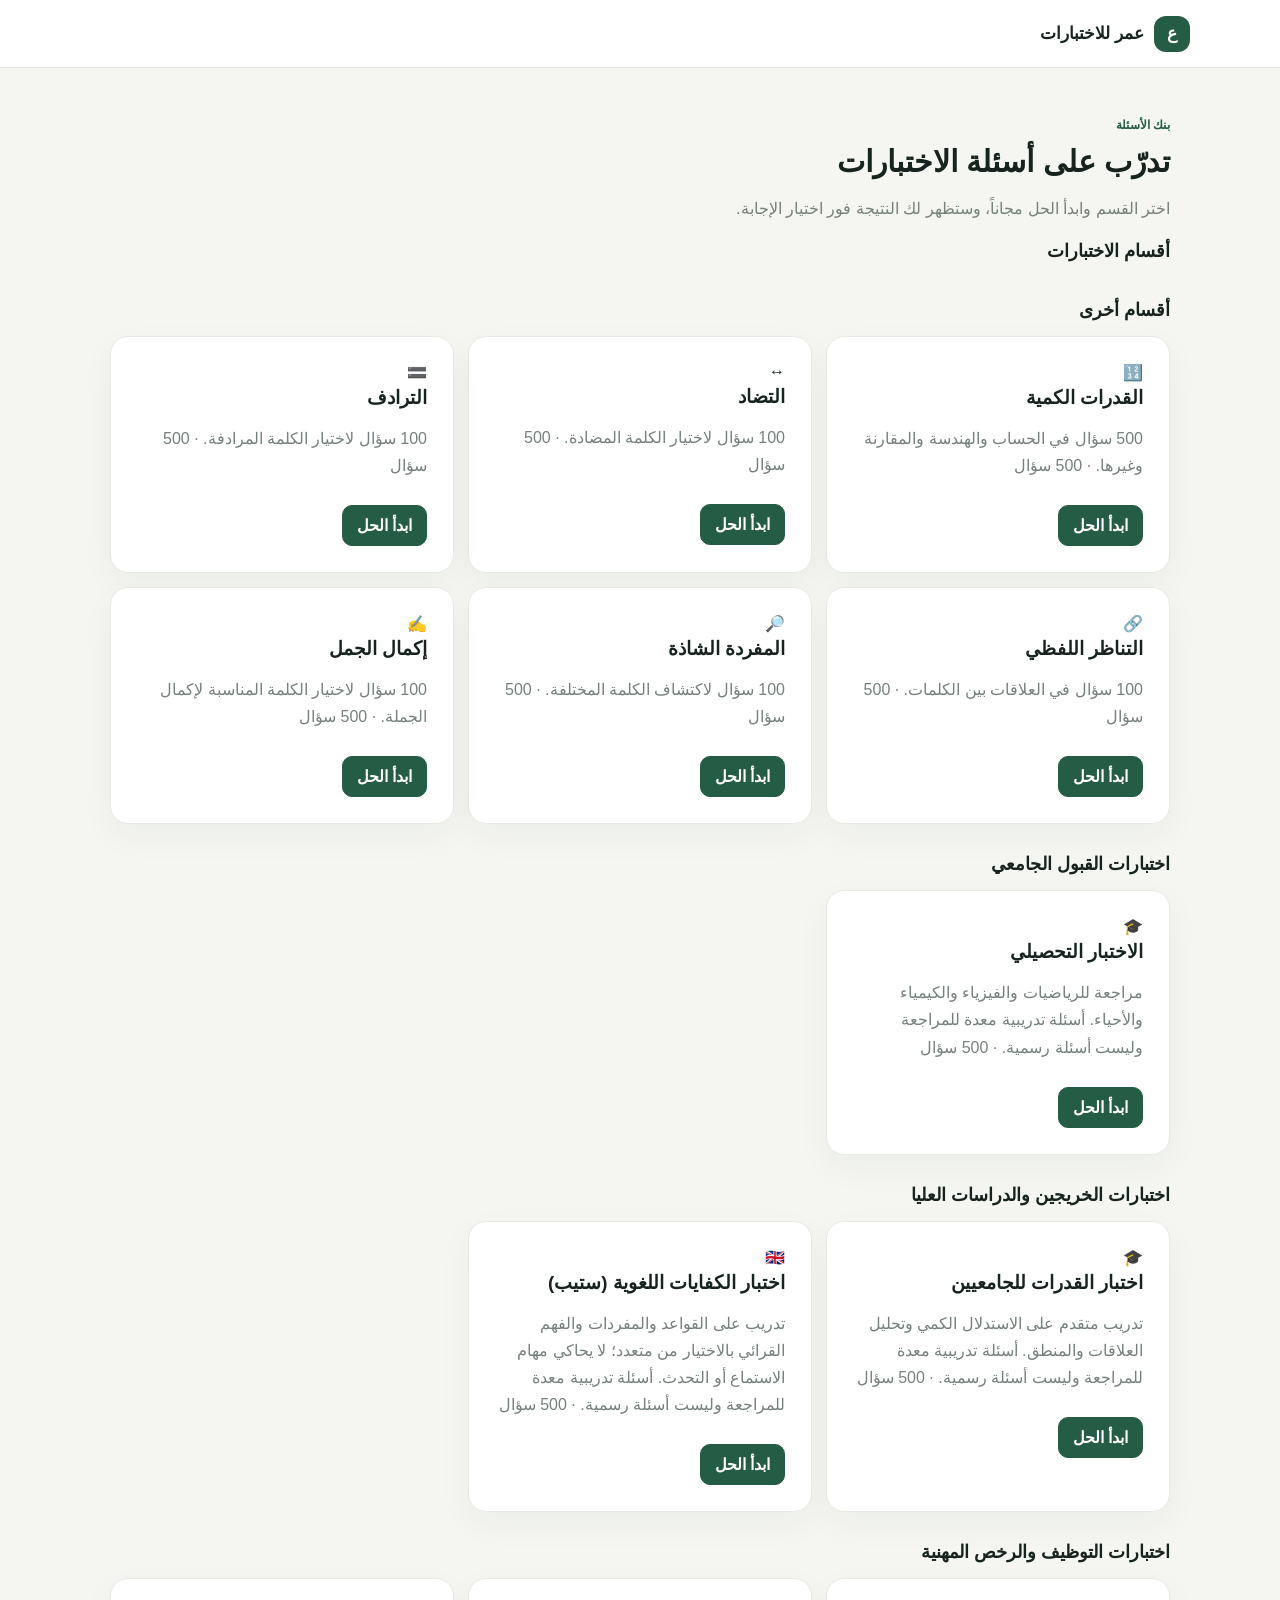
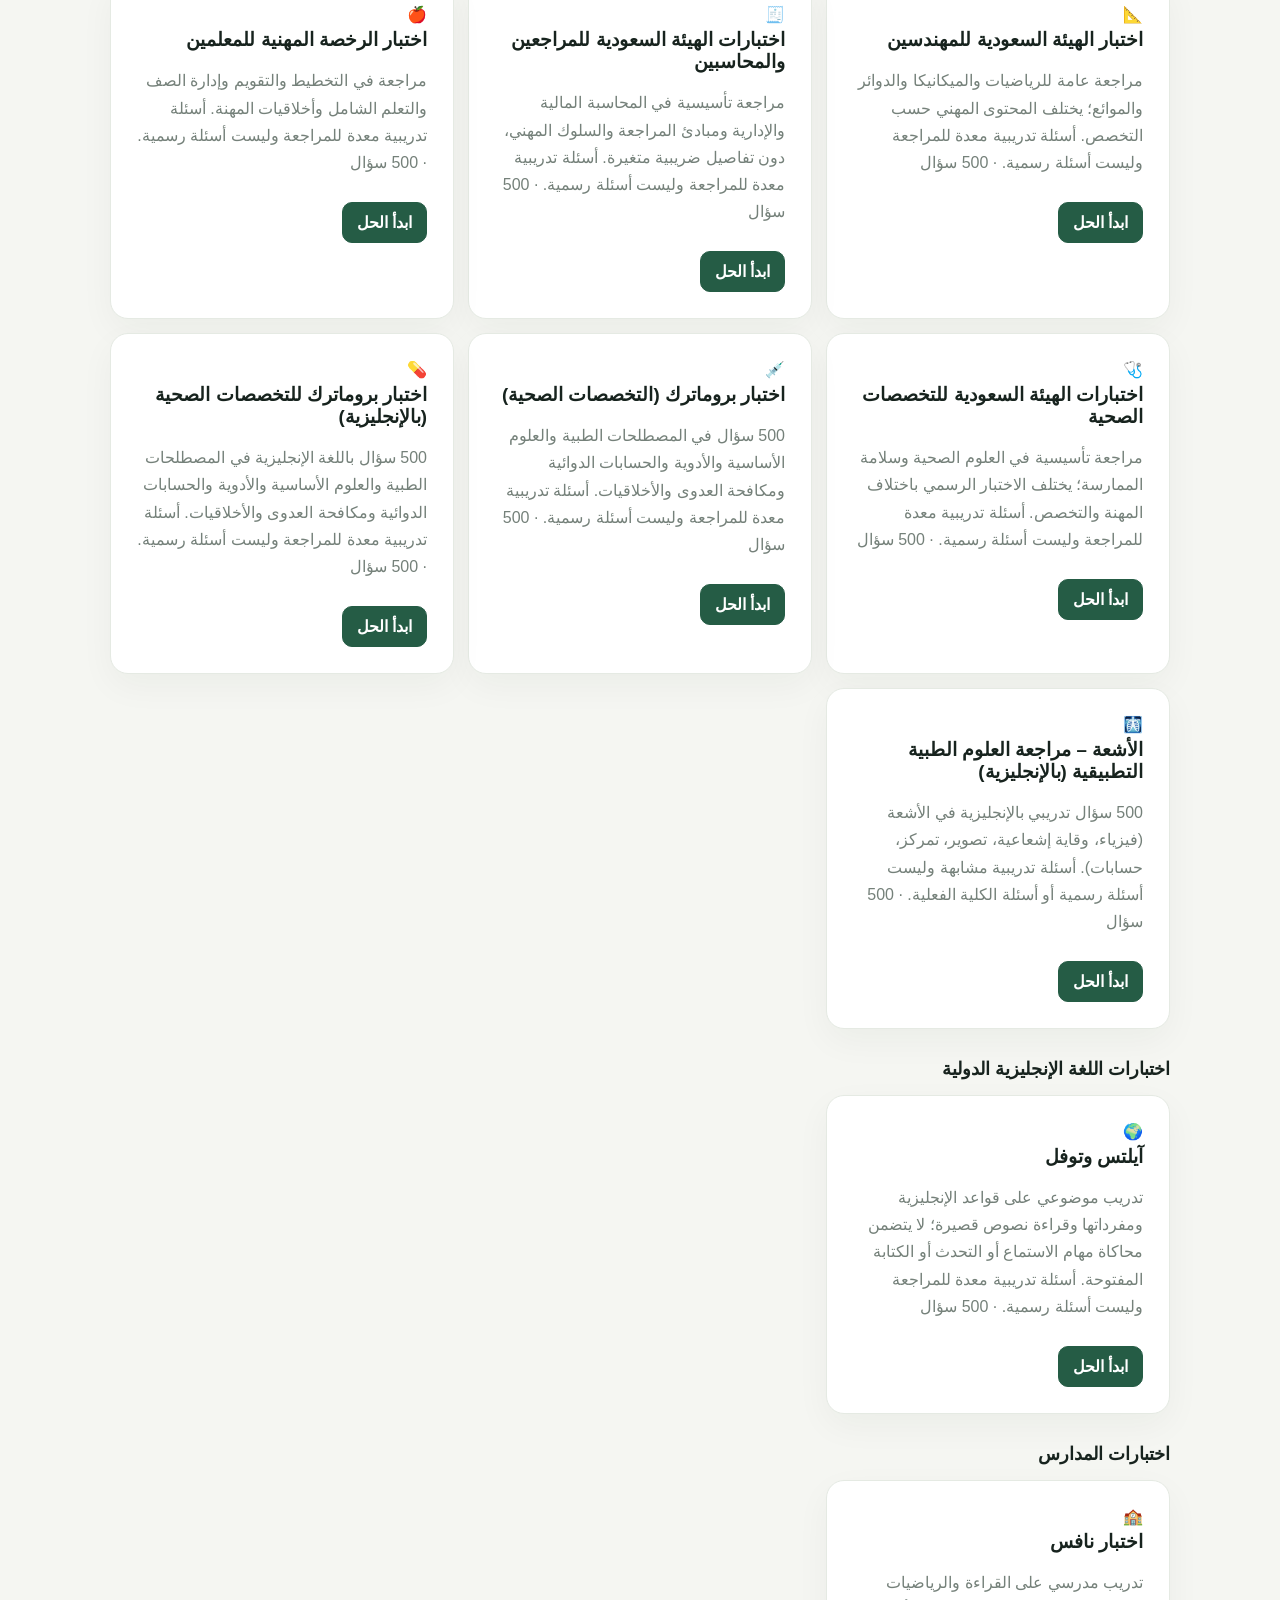
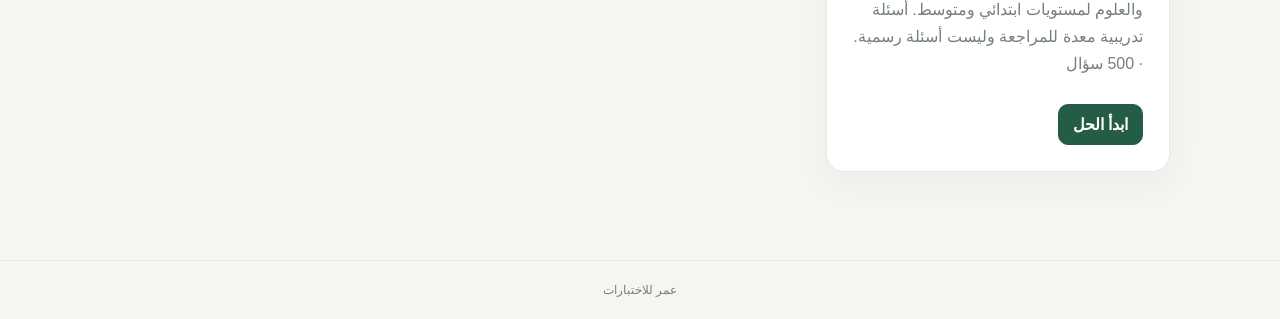
<file: index.html>
<!doctype html>
<html lang="ar" dir="rtl">
<head>
  <meta charset="utf-8">
  <meta name="viewport" content="width=device-width,initial-scale=1">
  <meta name="theme-color" content="#f5f6f2">
  <title>عمر للاختبارات</title>
  <link rel="stylesheet" href="style.css">
  <script src="app.js" defer></script>
</head>
<body>
  <header><div class="brand"><b>ع</b><span>عمر للاختبارات</span></div></header>
  <main>
    <section id="app">
      <p class="eyebrow">بنك الأسئلة</p>
      <h1>تدرّب على أسئلة الاختبارات</h1>
      <p class="muted">اختر القسم وابدأ الحل مجاناً، وستظهر لك النتيجة فور اختيار الإجابة.</p>
      <div class="appbar"><div><button id="back" class="secondary hidden">← جميع الأقسام</button><b id="heading">أقسام الاختبارات</b></div><div id="scores" class="hidden"><span class="good">الصحيحة: <b id="correctCount">0</b></span><span class="bad">الخاطئة: <b id="wrongCount">0</b></span></div></div>
      <div id="sectionGrid" class="grid"><p class="muted">جارٍ التحميل…</p></div>
      <section id="quiz" class="hidden"><div id="pageNav" class="pagebar"></div><div id="questionList"></div></section>
    </section>
    <p id="notice" class="error"></p>
  </main>
  <footer>عمر للاختبارات<div id="visitStats" class="visit-stats hidden"><span>إجمالي الزيارات: <b id="totalVisits">-</b></span><span>عدد الزوار: <b id="uniqueVisitors">-</b></span></div></footer>
</body>
</html>
</file>
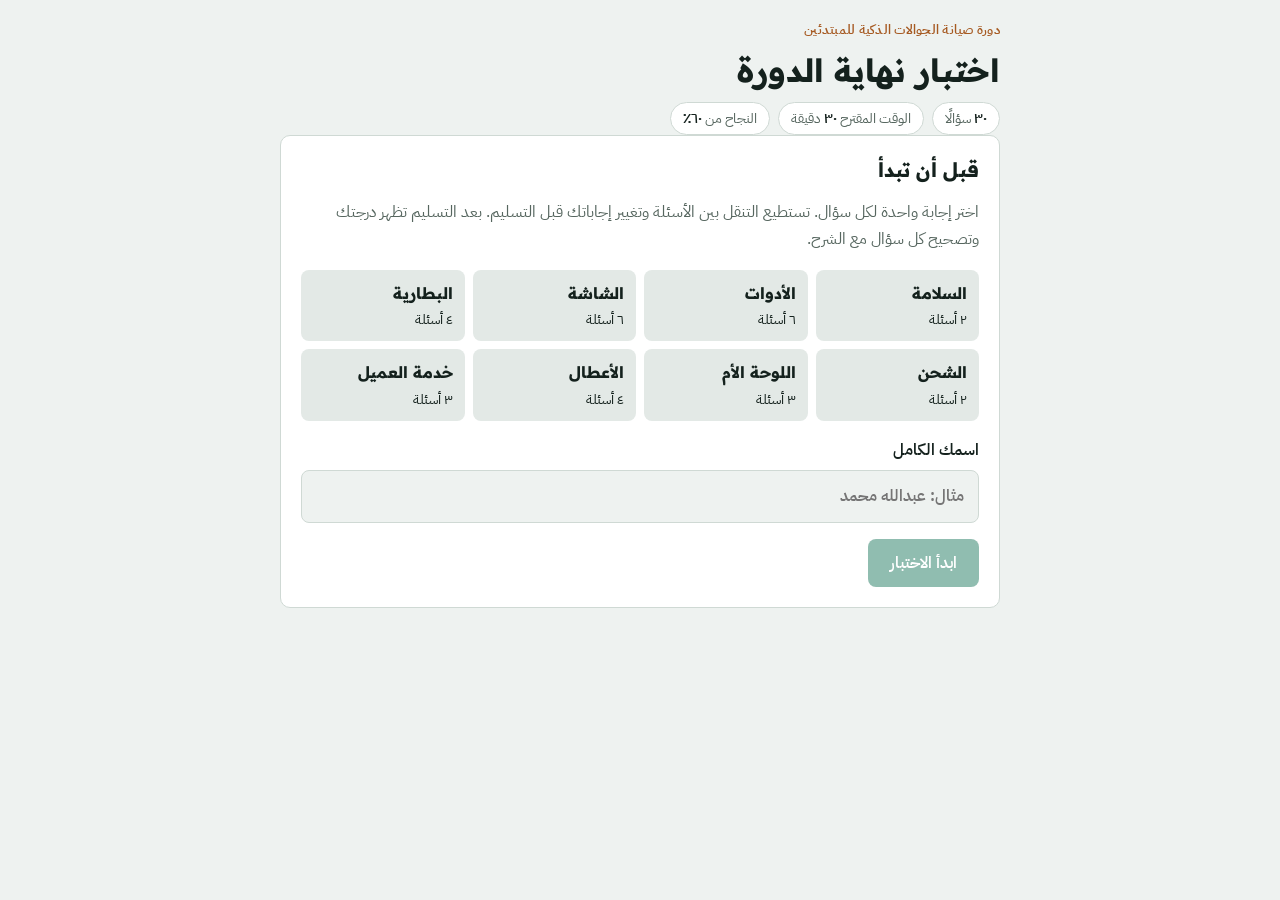
<file: phone-quiz/index.html>
<!doctype html>
<html lang="ar" dir="rtl">
<head>
<meta charset="utf-8">
<meta name="viewport" content="width=device-width,initial-scale=1,viewport-fit=cover">
<title>اختبار صيانة الجوالات</title>
<link rel="preconnect" href="https://fonts.googleapis.com">
<link rel="stylesheet" href="https://fonts.googleapis.com/css2?family=Readex+Pro:wght@500;600;700&family=IBM+Plex+Sans+Arabic:wght@400;500;600&display=swap">
<link rel="stylesheet" href="style.css">
<style>html{color-scheme:light}@media (prefers-color-scheme:dark){html{color-scheme:dark}}body{margin:0}[hidden]{display:none!important}</style>
</head>
<body>
<div class="wrap"><main id="app"></main></div>
<script src="config.js"></script>
<script src="questions.js"></script>
<script>
const KEYS = ["أ","ب","ج","د"];
const STORE = "phone-quiz-result-v1";
const app = document.getElementById("app");
const S = {view:"start",name:"",answers:Array(Q.length).fill(null),cur:0,confirm:false,saved:null,sending:false,saveFailed:false,showAll:false};

const esc = s => String(s).replace(/[&<>"]/g,c=>({"&":"&amp;","<":"&lt;",">":"&gt;",'"':"&quot;"}[c]));
const ar = n => Number(n).toLocaleString("ar-SA");
const cats = [...new Set(Q.map(x=>x.c))];
const scoreOf = ans => ans.reduce((s,v,i)=>s+(v===Q[i].a?1:0),0);
const pct = s => Math.round(s/Q.length*100);

try{ const old = JSON.parse(localStorage.getItem(STORE)||"null"); if(old && Array.isArray(old.answers)){ S.saved=old; S.view="done"; } }catch(e){}

function render(){ ({start:vStart,quiz:vQuiz,done:vDone})[S.view](); }

function vStart(){
  app.innerHTML = `
  <section class="head">
    <span class="eyebrow">دورة صيانة الجوالات الذكية للمبتدئين</span>
    <h1>اختبار نهاية الدورة</h1>
    <div class="chips">
      <span class="chip"><b class="num">${ar(Q.length)}</b> سؤالًا</span>
      <span class="chip">الوقت المقترح <b class="num">${ar(30)}</b> دقيقة</span>
      <span class="chip">النجاح من <b class="num">${ar(PASS)}٪</b></span>
    </div>
  </section>
  <section class="panel">
    <h2>قبل أن تبدأ</h2>
    <p class="muted">اختر إجابة واحدة لكل سؤال. تستطيع التنقل بين الأسئلة وتغيير إجاباتك قبل التسليم. بعد التسليم تظهر درجتك وتصحيح كل سؤال مع الشرح.</p>
    <div class="topics">${cats.map(c=>`<div class="topic"><b>${c}</b>${ar(Q.filter(x=>x.c===c).length)} أسئلة</div>`).join("")}</div>
    <label class="field" for="name">اسمك الكامل
      <input type="text" id="name" autocomplete="name" placeholder="مثال: عبدالله محمد" value="${esc(S.name)}">
    </label>
    <div class="row"><button class="btn" id="go" ${S.name.trim().length<3?"disabled":""}>ابدأ الاختبار</button></div>
  </section>`;
  const inp=document.getElementById("name"), go=document.getElementById("go");
  inp.oninput=()=>{S.name=inp.value;go.disabled=S.name.trim().length<3;};
  go.onclick=()=>{S.view="quiz";S.cur=0;render();window.scrollTo(0,0);};
}

function vQuiz(){
  const i=S.cur,q=Q[i],answered=S.answers.filter(v=>v!==null).length,left=Q.length-answered,last=i===Q.length-1;
  app.innerHTML = `
  <section class="panel">
    <div class="qmeta"><span class="num">السؤال ${ar(i+1)} من ${ar(Q.length)}</span><span class="cat">${q.c}</span></div>
    <div class="progress" aria-hidden="true"><span style="width:${answered/Q.length*100}%"></span></div>
    <p class="qtext">${q.q}</p>
    <div class="opts" role="radiogroup">
      ${q.o.map((t,k)=>`<button class="opt" role="radio" id="o${k}" data-k="${k}" aria-checked="${S.answers[i]===k}"><span class="key">${KEYS[k]}</span><span>${t}</span></button>`).join("")}
    </div>
    <div class="row between">
      <button class="btn ghost small" id="prev" ${i===0?"disabled":""}>السابق</button>
      ${last?`<button class="btn small" id="finish">إنهاء وتسليم</button>`:`<button class="btn small" id="next">التالي</button>`}
    </div>
    ${S.confirm?`<div class="confirm"><p>بقي <b class="num">${ar(left)}</b> ${left===1?"سؤال":"أسئلة"} دون إجابة وسيُحسب خطأ. هل تريد التسليم الآن؟</p>
      <div class="row"><button class="btn small" id="yes">نعم، سلّم الاختبار</button><button class="btn ghost small" id="no">أكمل الإجابات</button></div></div>`:""}
  </section>
  <section class="panel">
    <h3>كل الأسئلة</h3>
    <div class="dots">${Q.map((_,k)=>`<button class="dot num ${S.answers[k]!==null?"done":""} ${k===i?"now":""}" data-j="${k}" aria-label="السؤال ${k+1}">${ar(k+1)}</button>`).join("")}</div>
  </section>`;
  app.querySelectorAll(".opt").forEach(b=>b.onclick=()=>{S.answers[i]=+b.dataset.k;S.confirm=false;if(!last)S.cur++;render();});
  app.querySelectorAll(".dot").forEach(b=>b.onclick=()=>{S.cur=+b.dataset.j;S.confirm=false;render();});
  const p=document.getElementById("prev");if(p)p.onclick=()=>{S.cur--;S.confirm=false;render();};
  const n=document.getElementById("next");if(n)n.onclick=()=>{S.cur++;render();};
  const f=document.getElementById("finish");if(f)f.onclick=()=>{if(left>0){S.confirm=true;render();}else submit();};
  const y=document.getElementById("yes");if(y)y.onclick=submit;
  const no=document.getElementById("no");if(no)no.onclick=()=>{S.confirm=false;S.cur=S.answers.findIndex(v=>v===null);render();};
}

async function submit(){
  S.saved={name:S.name.trim(),answers:S.answers.map(v=>v===null?-1:v),score:scoreOf(S.answers),total:Q.length,submittedAt:new Date().toISOString()};
  S.view="done";S.confirm=false;S.sending=true;S.saveFailed=false;render();window.scrollTo(0,0);
  await send();
}

async function send(){
  S.sending=true;S.saveFailed=false;render();
  try{
    if(!SCRIPT_URL) throw new Error("no url");
    const res=await fetch(SCRIPT_URL,{method:"POST",body:JSON.stringify({action:"submit",name:S.saved.name,answers:S.saved.answers})});
    const j=await res.json();
    if(!j.ok) throw new Error(j.error);
    S.saved.sent=true;
    try{localStorage.setItem(STORE,JSON.stringify(S.saved));}catch(e){}
  }catch(e){S.saveFailed=true;}
  S.sending=false;render();
}

function resultText(r){
  return `نتيجة اختبار صيانة الجوالات\nالاسم: ${r.name}\nالدرجة: ${r.score} من ${r.total} (${pct(r.score)}٪)\nالأسئلة الخاطئة: ${r.answers.map((v,i)=>v===Q[i].a?null:i+1).filter(Boolean).join("، ")||"لا يوجد"}`;
}

function vDone(){
  const r=S.saved,p=pct(r.score),pass=p>=PASS;
  const items=Q.map((q,i)=>({q,i,v:r.answers[i]})).filter(x=>S.showAll||x.v!==x.q.a);
  let status="";
  if(S.sending) status=`<p class="status">جارٍ إرسال نتيجتك إلى المدرب…</p>`;
  else if(S.saveFailed) status=`<div class="note"><p><b>لم تُرسل النتيجة إلى المدرب.</b> تأكد من اتصالك بالإنترنت ثم اضغط «إعادة الإرسال»، أو انسخ النتيجة وأرسلها له عبر الواتساب.</p>
      <div class="row" style="margin-top:8px"><button class="btn small" id="retry">إعادة الإرسال</button><button class="btn ghost small" id="copy">نسخ النتيجة</button><span class="status" id="copied"></span></div>
      <textarea id="rtext" readonly style="position:absolute;opacity:0;pointer-events:none" aria-hidden="true">${esc(resultText(r))}</textarea></div>`;
  else if(r.sent) status=`<p class="status">تم إرسال نتيجتك إلى المدرب.</p>`;
  app.innerHTML = `
  <section class="panel">
    <div class="score">
      <div class="ring" style="--p:${p}"><div><span><b class="num">${ar(r.score)}</b><br><small class="muted">من ${ar(r.total)}</small></span></div></div>
      <div style="display:flex;flex-direction:column;gap:8px;min-width:0">
        <h2>${esc(r.name)}</h2>
        <p class="num">نسبتك ${ar(p)}٪ <span class="pill ${pass?"pass":"fail"}">${pass?"ناجح":"لم تجتز الاختبار"}</span></p>
        <p class="muted" style="font-size:.9rem">${pass?"أحسنت، راجع الأسئلة الخاطئة أدناه لتثبيت المعلومة.":"راجع الشرح أدناه، ثم ناقش المدرب في المواضيع التي أخطأت فيها."}</p>
      </div>
    </div>
    ${status}
  </section>
  <section class="panel">
    <div class="row between"><h2>${S.showAll?"تصحيح كل الأسئلة":"الأسئلة التي أخطأت فيها"}</h2>
      <button class="btn ghost small" id="toggle">${S.showAll?"اعرض الخاطئة فقط":"اعرض كل الأسئلة"}</button></div>
    <div class="review">
    ${items.length?items.map(({q,i,v})=>{const ok=v===q.a;return `<div class="rv ${ok?"ok":"no"}">
      <span class="muted num" style="font-size:.82rem">السؤال ${ar(i+1)} · ${q.c}</span>
      <b>${q.q}</b>
      <span class="ans">${ok?`<span class="good">إجابتك صحيحة: ${q.o[q.a]}</span>`:`${v>=0?`<span class="bad">${q.o[v]}</span><br>`:`<span class="muted">لم تُجب</span><br>`}<span class="good">الصحيح: ${q.o[q.a]}</span>`}</span>
      <span class="muted" style="font-size:.9rem">${q.e}</span></div>`}).join(""):`<p class="muted">لا توجد أخطاء. ممتاز!</p>`}
    </div>
  </section>`;
  document.getElementById("toggle").onclick=()=>{S.showAll=!S.showAll;render();};
  const rt=document.getElementById("retry");if(rt)rt.onclick=send;
  const c=document.getElementById("copy");
  if(c)c.onclick=async()=>{const msg=document.getElementById("copied");
    try{await navigator.clipboard.writeText(resultText(r));msg.textContent="تم النسخ";}
    catch(e){const ta=document.getElementById("rtext");Object.assign(ta.style,{opacity:"1",position:"static",pointerEvents:"auto",width:"100%"});ta.rows=5;ta.select();msg.textContent="حدّد النص وانسخه يدويًا";}};
}

render();
</script>
</body>
</html>
</file>
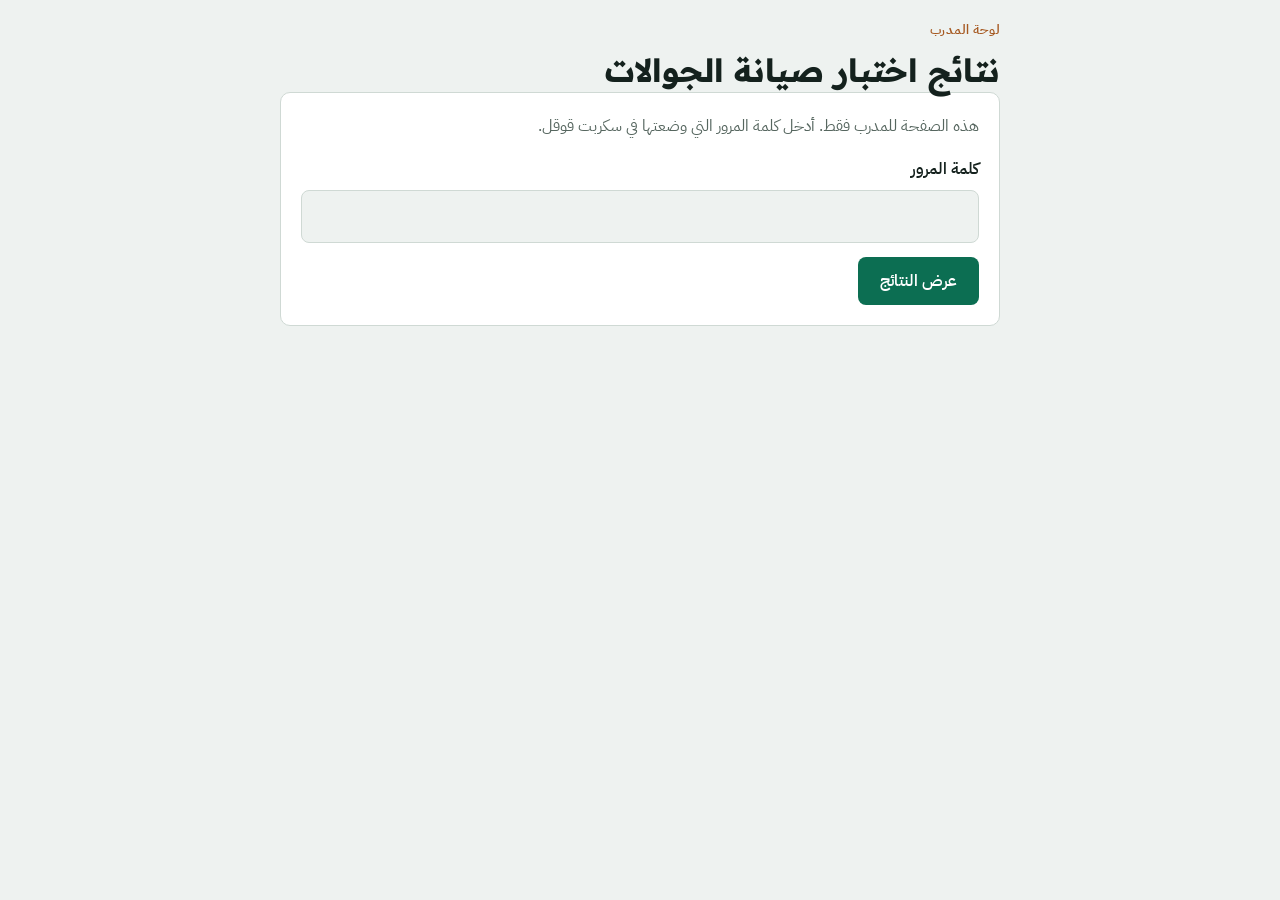
<file: phone-quiz/admin.html>
<!doctype html>
<html lang="ar" dir="rtl">
<head>
<meta charset="utf-8">
<meta name="viewport" content="width=device-width,initial-scale=1,viewport-fit=cover">
<meta name="robots" content="noindex">
<title>نتائج اختبار صيانة الجوالات</title>
<link rel="preconnect" href="https://fonts.googleapis.com">
<link rel="stylesheet" href="https://fonts.googleapis.com/css2?family=Readex+Pro:wght@500;600;700&family=IBM+Plex+Sans+Arabic:wght@400;500;600&display=swap">
<link rel="stylesheet" href="style.css">
<style>html{color-scheme:light}@media (prefers-color-scheme:dark){html{color-scheme:dark}}body{margin:0}[hidden]{display:none!important}</style>
</head>
<body>
<div class="wrap"><main id="app"></main></div>
<script src="config.js"></script>
<script src="questions.js"></script>
<script>
const app=document.getElementById("app");
const S={pw:"",rows:null,loading:false,err:"",openRow:null,confirmDel:null,delErr:""};
try{S.pw=sessionStorage.getItem("pq-pw")||"";}catch(e){}

const esc=s=>String(s).replace(/[&<>"]/g,c=>({"&":"&amp;","<":"&lt;",">":"&gt;",'"':"&quot;"}[c]));
const ar=n=>Number(n).toLocaleString("ar-SA");
const pct=(s,t)=>Math.round(s/(t||Q.length)*100);

async function api(body){
  if(!SCRIPT_URL) throw new Error("no_url");
  const res=await fetch(SCRIPT_URL,{method:"POST",body:JSON.stringify({...body,password:S.pw})});
  const j=await res.json();
  if(!j.ok) throw new Error(j.error||"fail");
  return j;
}

async function load(){
  S.loading=true;S.err="";render();
  try{
    const j=await api({action:"list"});
    S.rows=j.rows;
    try{sessionStorage.setItem("pq-pw",S.pw);}catch(e){}
  }catch(e){
    if(e.message==="auth"){S.err="كلمة المرور غير صحيحة.";S.rows=null;S.pw="";try{sessionStorage.removeItem("pq-pw");}catch(_){}}
    else if(e.message==="no_url"){S.err="لم يُضف رابط سكربت قوقل في ملف config.js بعد.";}
    else S.err="تعذّر تحميل النتائج. تأكد من اتصالك بالإنترنت ثم حاول مرة أخرى.";
  }
  S.loading=false;render();
}

function render(){ if(S.rows===null) vLogin(); else vResults(); }

function vLogin(){
  app.innerHTML=`
  <section class="head"><span class="eyebrow">لوحة المدرب</span><h1>نتائج اختبار صيانة الجوالات</h1></section>
  <section class="panel">
    <p class="muted">هذه الصفحة للمدرب فقط. أدخل كلمة المرور التي وضعتها في سكربت قوقل.</p>
    <form id="f" style="display:flex;flex-direction:column;gap:14px">
      <label class="field" for="pw">كلمة المرور
        <input type="text" id="pw" autocomplete="current-password" style="-webkit-text-security:disc" value="${esc(S.pw)}">
      </label>
      <div class="row"><button class="btn" id="go" ${S.loading?"disabled":""}>${S.loading?"جارٍ التحميل…":"عرض النتائج"}</button></div>
      ${S.err?`<p class="status" style="color:var(--bad)">${S.err}</p>`:""}
    </form>
  </section>`;
  document.getElementById("f").onsubmit=e=>{e.preventDefault();S.pw=document.getElementById("pw").value.trim();if(S.pw)load();};
}

function vResults(){
  const rows=S.rows;
  const head=`<section class="head"><span class="eyebrow">لوحة المدرب</span><h1>نتائج المتدربين</h1>
    <div class="row"><button class="btn ghost small" id="refresh" ${S.loading?"disabled":""}>${S.loading?"جارٍ التحديث…":"تحديث النتائج"}</button>
    <button class="btn ghost small" id="logout">خروج</button>
    ${S.err?`<span class="status" style="color:var(--bad)">${S.err}</span>`:""}</div></section>`;
  if(!rows.length){
    app.innerHTML=head+`<section class="panel"><div class="empty"><h3>لم يسلّم أحد الاختبار بعد</h3>
      <p>أرسل رابط صفحة الاختبار للمتدربين، ثم اضغط «تحديث النتائج» لتظهر درجاتهم هنا.</p></div></section>`;
    bindHead();return;
  }
  const n=rows.length,avg=Math.round(rows.reduce((s,r)=>s+pct(r.score,r.total),0)/n),passN=rows.filter(r=>pct(r.score,r.total)>=PASS).length;
  const perQ=Q.map((q,i)=>({i,q,r:Math.round(rows.filter(x=>x.answers[i]===q.a).length/n*100)})).sort((a,b)=>a.r-b.r).slice(0,8);
  const sorted=[...rows].sort((a,b)=>b.score-a.score);
  app.innerHTML=head+`
  <div class="tiles">
    <div class="tile"><b class="num">${ar(n)}</b><span>متدرب سلّم</span></div>
    <div class="tile"><b class="num">${ar(avg)}٪</b><span>متوسط الدرجات</span></div>
    <div class="tile"><b class="num">${ar(passN)}</b><span>ناجح من ${ar(n)}</span></div>
  </div>
  <section class="panel">
    <h2>أصعب الأسئلة</h2>
    <p class="muted" style="font-size:.9rem">نسبة من أجاب إجابة صحيحة. الأقل نسبة يحتاج إعادة شرح في الدورة.</p>
    <div class="bars">${perQ.map(x=>`<div class="bar"><span class="n num">${ar(x.i+1)}</span><span class="t" title="${esc(x.q.q)}">${x.q.q}</span><span class="track"><span style="width:${x.r}%"></span></span><span class="v num">${ar(x.r)}٪</span></div>`).join("")}</div>
  </section>
  <section class="panel">
    <div class="row between"><h2>درجات المتدربين</h2><button class="btn ghost small" id="csv">تنزيل جدول النتائج</button></div>
    <div class="tbl-wrap"><table>
      <thead><tr><th>الاسم</th><th>الدرجة</th><th>النسبة</th><th>الحالة</th></tr></thead>
      <tbody>${sorted.map(r=>{const p=pct(r.score,r.total);const wrong=r.answers.map((v,i)=>v===Q[i].a?null:i+1).filter(Boolean);
        return `<tr class="stu" data-id="${esc(r.id)}"><td>${esc(r.name)}</td><td class="num">${ar(r.score)} / ${ar(r.total)}</td><td class="num">${ar(p)}٪</td><td><span class="pill ${p>=PASS?"pass":"fail"}">${p>=PASS?"ناجح":"راسب"}</span></td></tr>
        ${S.openRow===r.id?`<tr><td colspan="4" style="font-size:.9rem"><div style="display:flex;flex-direction:column;gap:10px">
          <span class="muted">الأسئلة الخاطئة: <span class="num">${wrong.length?wrong.map(ar).join("، "):"لا يوجد"}</span><br>وقت التسليم: ${new Date(r.submittedAt).toLocaleString("ar-SA")}</span>
          ${S.confirmDel===r.id
            ?`<div class="confirm"><p>حذف نتيجة <b>${esc(r.name)}</b> نهائيًا؟</p>
               <div class="row"><button class="btn small" id="delYes" style="background:var(--bad);color:var(--surface)">نعم، احذف</button><button class="btn ghost small" id="delNo">إبقاء المتدرب</button></div>
               ${S.delErr?`<p class="status" style="color:var(--bad)">${S.delErr}</p>`:""}</div>`
            :`<div class="row"><button class="btn ghost small" id="delAsk" style="color:var(--bad);border-color:var(--bad)">حذف هذا المتدرب</button></div>`}
        </div></td></tr>`:""}`}).join("")}</tbody>
    </table></div>
    <p class="status">اضغط على اسم المتدرب لترى أخطاءه، أو لحذفه من النتائج.</p>
  </section>`;
  bindHead();
  app.querySelectorAll("tr.stu").forEach(t=>t.onclick=()=>{const id=t.dataset.id;S.openRow=S.openRow===id?null:id;S.confirmDel=null;S.delErr="";render();});
  const da=document.getElementById("delAsk");if(da)da.onclick=()=>{S.confirmDel=S.openRow;S.delErr="";render();};
  const dn=document.getElementById("delNo");if(dn)dn.onclick=()=>{S.confirmDel=null;S.delErr="";render();};
  const dy=document.getElementById("delYes");if(dy)dy.onclick=async()=>{
    dy.disabled=true;dy.textContent="جارٍ الحذف…";
    try{await api({action:"delete",id:S.confirmDel});S.rows=S.rows.filter(r=>r.id!==S.confirmDel);S.openRow=null;S.confirmDel=null;S.delErr="";}
    catch(e){S.delErr="تعذّر الحذف. تأكد من الاتصال وحاول مرة أخرى.";}
    render();
  };
  document.getElementById("csv").onclick=()=>{
    const lines=[["الاسم","الدرجة","من","النسبة","الحالة","الأسئلة الخاطئة","وقت التسليم"].join(",")];
    sorted.forEach(r=>{const p=pct(r.score,r.total);const w=r.answers.map((v,i)=>v===Q[i].a?null:i+1).filter(Boolean).join(" ");
      lines.push([`"${r.name.replace(/"/g,'""')}"`,r.score,r.total,p+"%",p>=PASS?"ناجح":"راسب",`"${w}"`,`"${new Date(r.submittedAt).toLocaleString("ar-SA")}"`].join(","));});
    const url=URL.createObjectURL(new Blob(["﻿"+lines.join("\n")],{type:"text/csv;charset=utf-8"}));
    const a=document.createElement("a");a.href=url;a.download="نتائج-اختبار-صيانة-الجوالات.csv";document.body.appendChild(a);a.click();a.remove();setTimeout(()=>URL.revokeObjectURL(url),2000);
  };
}

function bindHead(){
  document.getElementById("refresh").onclick=load;
  document.getElementById("logout").onclick=()=>{S.pw="";S.rows=null;S.err="";try{sessionStorage.removeItem("pq-pw");}catch(e){}render();};
}

render();
if(S.pw) load();
</script>
</body>
</html>
</file>
<file: style.css>
:root{font-family:'IBM Plex Sans Arabic',Tahoma,sans-serif;color:#17231e;background:#f5f6f2;--green:#255c45;--muted:#75817a;--line:#e5eae3}*{box-sizing:border-box}body{margin:0}header{height:68px;padding:0 max(calc((100vw - 1100px)/2),20px);display:flex;justify-content:space-between;align-items:center;background:white;border-bottom:1px solid var(--line)}header a{font-size:13px;color:var(--green);text-decoration:none}.brand{display:flex;align-items:center;gap:10px;font-size:17px;font-weight:700}.brand b{display:grid;place-items:center;width:36px;height:36px;border-radius:12px;background:var(--green);color:white}main{max-width:1100px;margin:50px auto;padding:0 20px;min-height:70vh}.gate{max-width:510px;margin:5vh auto;text-align:right}.panel,.card{background:white;border:1px solid var(--line);border-radius:18px;padding:26px;box-shadow:0 12px 35px #1b31200b}.eyebrow{color:var(--green);font-size:12px;font-weight:700}h1{font-size:30px;margin:6px 0}.muted{color:var(--muted);line-height:1.8}.tabs{display:flex;gap:8px;margin:23px 0 15px}.tabs button,.secondary,.primary{border:1px solid var(--line);border-radius:10px;background:white;padding:10px 14px;font:inherit;cursor:pointer}.tabs .selected,.primary{background:var(--green);border-color:var(--green);color:white}.primary{font-weight:700}.gate form{display:grid;gap:10px;margin-top:12px}.gate label{font-size:13px;font-weight:600}.gate input{width:100%;padding:12px;border:1px solid var(--line);border-radius:10px;font:inherit;direction:ltr;text-align:left}.gate form button{margin-top:8px}.error{color:#a94139;min-height:22px}.success{padding:17px;margin-top:17px;border:1px solid #cfe5d3;background:#f0f8f0;border-radius:12px}.success code{display:block;background:white;padding:12px;border-radius:8px;direction:ltr;text-align:center;letter-spacing:1px;font-size:18px;overflow-wrap:anywhere;margin:10px 0}.success button{margin:4px}.hidden{display:none!important}.appbar{display:flex;align-items:center;justify-content:space-between;gap:12px;flex-wrap:wrap;margin-bottom:22px}.appbar>div:first-child{display:flex;align-items:center;gap:10px}.appbar #heading{font-size:18px}.grid{display:grid;grid-template-columns:repeat(3,minmax(0,1fr));gap:14px}.group{grid-column:1/-1}.group h2{font-size:18px}.subgroup{margin:12px 0}.subgroup h3{font-size:15px}.card h3{margin:5px 0}.card p{color:var(--muted);line-height:1.7}.card button{margin-top:10px}.pagebar{display:flex;align-items:center;justify-content:space-between;gap:10px;flex-wrap:wrap;margin:12px 0}.pagebar input{width:72px;padding:10px;border:1px solid var(--line);border-radius:10px;text-align:center;font:inherit}.good,.bad{border-radius:9px;padding:8px 11px;font-size:13px}.good{background:#edf7ee;color:#24623a}.bad{background:#fff2f0;color:#a4443d}.question{max-width:780px;margin:12px auto}.question h3{line-height:1.9}.choice{display:block;width:100%;text-align:right;margin:8px 0;padding:12px;border:1px solid var(--line);border-radius:10px;background:white;font:inherit;cursor:pointer}.choice.correct{background:#e8f5ea;border-color:#79b889}.choice.wrong{background:#fff0ee;border-color:#dc978d}.answer{font-weight:700}.question-number{color:var(--muted);font-size:12px}footer{text-align:center;padding:22px;border-top:1px solid var(--line);color:var(--muted);font-size:12px}@media(max-width:720px){.grid{grid-template-columns:repeat(2,minmax(0,1fr))}main{margin:30px auto}}@media(max-width:500px){.grid{grid-template-columns:1fr}main{padding:0 14px}.gate{padding:20px}}
.form-row{display:flex;align-items:end;gap:12px;flex-wrap:wrap}.form-row label{display:grid;gap:5px;font-size:13px}.form-row input{padding:10px;border:1px solid var(--line);border-radius:9px;font:inherit;width:180px}.panel{margin:16px 0}.panel h2{font-size:18px}.table-wrap{overflow:auto}table{width:100%;border-collapse:collapse;font-size:13px;min-width:620px}th,td{text-align:right;border-bottom:1px solid var(--line);padding:10px 8px;vertical-align:middle}summary{cursor:pointer;font-weight:700}details form{margin-top:14px}details input{width:min(270px,80vw)!important}
.question-row{display:flex;align-items:center;justify-content:space-between;gap:10px;border-bottom:1px solid var(--line);padding:10px;font-size:13px}
.settings-form{display:grid;gap:12px;max-width:650px}.settings-form label{display:grid;gap:6px;font-size:13px}.settings-form input,.settings-form textarea{width:100%;border:1px solid var(--line);border-radius:9px;padding:10px;font:inherit}.settings-form textarea{min-height:80px;resize:vertical}#importForm{display:flex;align-items:center;gap:10px;flex-wrap:wrap}
.admin-page{--green:#176247;--ink:#183128;--muted:#718078;background:#f4f7f5;color:var(--ink);font-family:Tahoma,Arial,sans-serif}.admin-page button,.admin-page input,.admin-page select,.admin-page textarea{transition:border-color .18s,background .18s,box-shadow .18s,transform .18s}.admin-header{height:76px;padding:0 max(calc((100vw - 1180px)/2),24px);position:sticky;top:0;z-index:10;background:#ffffffed;backdrop-filter:blur(14px);box-shadow:0 1px 0 #dfe8e2}.admin-page .brand{gap:12px;color:var(--ink);text-decoration:none}.admin-page .brand b{width:42px;height:42px;border-radius:14px;background:linear-gradient(145deg,#1a7656,#114d3a);box-shadow:0 5px 12px #1762472a}.header-link{display:inline-flex;align-items:center;gap:8px;color:var(--green);background:#eff6f1;border:1px solid #deebe2;border-radius:12px;padding:10px 14px;text-decoration:none;font-weight:700;font-size:13px}.admin-shell{max-width:1180px;margin:34px auto 70px;padding:0 24px;min-height:65vh}.admin-page .gate{margin:8vh auto;max-width:440px;text-align:right;padding:36px}.login-panel{box-shadow:0 22px 65px #173b2712}.login-mark{display:grid;place-items:center;width:54px;height:54px;margin-bottom:20px;border-radius:17px;background:#e8f3ec;color:var(--green);font-size:24px;font-weight:800}.admin-page h1{font-size:clamp(26px,3vw,36px);letter-spacing:-.5px;color:var(--ink)}.admin-page .gate form{margin-top:24px;gap:12px}.admin-page label{color:#344b40}.admin-page input,.admin-page select,.admin-page textarea{color:var(--ink);background:#fff}.admin-page input:focus,.admin-page select:focus,.admin-page textarea:focus{outline:none;border-color:#4f9a75;box-shadow:0 0 0 3px #2a87541a}.admin-page .gate input{direction:rtl;text-align:right}.admin-page .primary{border-radius:11px;box-shadow:0 5px 12px #17624720}.admin-page .primary:hover{background:#104e39;transform:translateY(-1px)}.admin-page .secondary:hover{border-color:#b7cec0;background:#f7fbf8}.admin-page .gate form .primary{display:flex;justify-content:space-between;align-items:center;padding:13px 16px}.admin-hero{display:flex;justify-content:space-between;align-items:center;gap:20px;padding:32px 36px;margin-bottom:16px;border-radius:22px;background:linear-gradient(115deg,#153f31,#1e6c4d);color:#fff;box-shadow:0 16px 38px #173b271b}.admin-hero .eyebrow{color:#b5dfc5;margin:0 0 7px}.admin-hero h1{color:#fff;margin:0 0 5px}.admin-hero p:last-child{color:#d3e6d9;margin:0;line-height:1.8}.admin-hero .secondary{color:white;background:#ffffff1c;border-color:#ffffff45}.admin-nav{position:sticky;top:86px;z-index:8;display:flex;gap:8px;overflow:auto;padding:10px;margin:12px 0 20px;border:1px solid #e0e9e3;border-radius:15px;background:#ffffffeb;backdrop-filter:blur(12px)}.admin-nav a{white-space:nowrap;padding:9px 14px;border-radius:10px;color:#4e6659;text-decoration:none;font-size:13px;font-weight:700}.admin-nav a:hover{color:var(--green);background:#edf5ef}.admin-page .admin-panel{margin:16px 0;padding:24px 26px;border-color:#e5ece7;border-radius:17px;box-shadow:0 7px 22px #173b2708}.panel-heading{display:flex;align-items:center;justify-content:space-between;gap:14px;margin-bottom:18px}.panel-heading>div:first-child{display:flex;align-items:center;gap:13px}.panel-heading h2,.panel-heading h3{margin:0;color:#203b2f;font-size:18px}.panel-heading p{margin:5px 0 0;color:#829087;font-size:12px}.step-tag{display:grid;place-items:center;width:38px;height:38px;flex:0 0 38px;border-radius:12px;background:#edf5ef;color:var(--green);font-size:12px;font-weight:800}.admin-form{padding:18px;border:1px solid #e6eee8;border-radius:14px;background:#fbfdfb}.admin-form label{flex:1 1 180px;gap:7px;color:#596b60}.admin-form input{width:100%;height:44px;padding:10px 12px;border:1px solid #dfe7e1;border-radius:10px;font:inherit;direction:rtl;text-align:right}.admin-form button{height:44px;white-space:nowrap}.search-label{display:flex;align-items:center;justify-content:space-between;gap:16px;margin:6px 0 14px;color:#64766a;font-size:13px;font-weight:700}.search-label input{width:min(350px,100%);height:42px;padding:9px 12px;border:1px solid #dfe7e1;border-radius:10px;font:inherit}.table-wrap{border:1px solid #e8eee9;border-radius:12px}table{min-width:720px;font-size:12px}th{background:#f6f9f7;color:#697c70;font-size:11px;font-weight:700}td{color:#344b40}th,td{padding:12px 10px}.table-wrap .secondary{padding:7px 9px;font-size:11px}.admin-grid{display:grid;grid-template-columns:1fr 1fr;gap:16px}.admin-grid .admin-panel{min-width:0}.settings-form{max-width:none;grid-template-columns:minmax(220px,360px) 1fr;align-items:start;gap:14px}.settings-form>label:first-child{grid-column:1/-1;max-width:400px}.settings-form select{height:44px;padding:9px 12px;border:1px solid #dfe7e1;border-radius:10px;font:inherit}.notice-note{align-self:center;margin:0;padding:12px 14px;border-radius:10px;background:#f0f6f2;color:#597165;font-size:12px;line-height:1.8}.settings-divider{grid-column:1/-1;height:1px;background:#e8eee9;margin:6px 0}.settings-form h3{grid-column:1/-1;margin:0 0 2px;font-size:15px}.settings-fields{grid-column:1/-1;display:grid;grid-template-columns:1fr 1fr;gap:12px}.settings-fields label:last-child{grid-column:1/-1}.settings-fields input,.settings-fields textarea{border-color:#dfe7e1;border-radius:10px;padding:11px}.settings-form>.primary{justify-self:start;min-width:165px}.save-message{align-self:center;margin:0;color:var(--green);font-size:13px}.question-manager{margin-top:18px;padding:16px;border-radius:13px;background:#f7faf8}.collapsible{padding:19px 24px!important}.collapsible summary{color:#314b3d;font-size:14px}.collapsible[open] summary{margin-bottom:14px}.collapsible form label{display:grid;gap:6px;font-size:13px}.collapsible input{padding:10px;border:1px solid #dfe7e1;border-radius:9px}.admin-page footer{background:transparent}.admin-page footer span{padding:0 5px;color:#b2beb5}#dashError{margin-top:15px}@media(max-width:760px){.admin-header{height:66px;padding:0 16px}.admin-shell{margin:18px auto 40px;padding:0 14px}.admin-hero{align-items:flex-start;padding:24px 20px;border-radius:17px}.admin-hero .secondary{padding:9px}.admin-nav{top:70px;margin-bottom:14px}.admin-page .admin-panel{padding:19px 16px}.admin-grid{grid-template-columns:1fr}.settings-form{grid-template-columns:1fr}.settings-form>label:first-child,.settings-divider,.settings-form h3,.settings-fields{grid-column:1}.settings-fields{grid-template-columns:1fr}.settings-fields label:last-child{grid-column:1}.search-label{align-items:stretch;flex-direction:column;gap:7px}.search-label input{width:100%}}@media(max-width:480px){.admin-page .gate{margin:8vh 14px;padding:25px}.admin-hero{flex-direction:column}.admin-nav a{padding:8px 10px}.panel-heading{align-items:flex-start}.panel-heading>div:first-child{align-items:flex-start}.admin-form{padding:13px}.admin-form label{flex-basis:100%}.settings-form>.primary{width:100%}}
.subscription-number{display:flex;align-items:center;gap:7px;min-width:240px}.subscription-number code{direction:ltr;padding:7px 9px;border-radius:8px;background:#eef5f0;color:#174d39;font-size:12px;letter-spacing:.3px}.subscription-number .secondary{white-space:nowrap}.reveal-button{color:#176247;border-color:#c9dfd0;background:#f5faf6;white-space:nowrap}
.public-comments{max-width:900px;margin:28px auto 40px;padding:26px}.comments-heading{display:flex;justify-content:space-between;align-items:center;gap:16px;padding-bottom:18px;border-bottom:1px solid var(--line)}.comments-heading h2{margin:3px 0;font-size:22px}.comments-heading .muted{margin:6px 0 0}.comments-icon{display:grid;place-items:center;width:48px;height:48px;flex:0 0 48px;border-radius:15px;background:#edf5ef;color:var(--green);font-size:22px}.comment-form{display:grid;grid-template-columns:1fr;gap:8px;margin:18px 0 8px}.comment-form label{font-size:13px;font-weight:700}.comment-form input,.comment-form textarea{width:100%;padding:11px 13px;border:1px solid var(--line);border-radius:10px;font:inherit;background:white;color:inherit}.comment-form textarea{min-height:100px;resize:vertical}.comment-submit{display:flex;justify-content:space-between;align-items:center;gap:12px}.comment-submit small{color:var(--muted)}.comment-status{min-height:20px;margin:10px 0;color:var(--green);font-size:13px}.comment-list{display:grid;gap:10px;max-height:460px;overflow:auto}.public-comment{padding:14px 16px;border:1px solid #e8eee9;border-radius:12px;background:#fbfdfb}.comment-meta{display:flex;justify-content:space-between;align-items:center;gap:12px}.comment-meta b{color:#234b36;font-size:13px}.comment-meta time{color:#87938b;font-size:11px;white-space:nowrap}.public-comment p,.admin-comment p{margin:8px 0 0;line-height:1.8;font-size:14px;white-space:pre-wrap;overflow-wrap:anywhere}.empty-comments{padding:10px 2px}.admin-comments{display:grid;gap:9px}.admin-comment{display:flex;justify-content:space-between;align-items:flex-start;gap:15px;padding:14px;border:1px solid #e7eee8;border-radius:12px;background:#fbfdfb}.admin-comment>div{min-width:0;flex:1}.admin-comment p{font-size:13px;color:#4b5d52}.danger-button{color:#a33d37;border-color:#f0d9d6;background:#fff8f7}.danger-button:hover{background:#fff0ee;border-color:#e5bdb8}@media(max-width:600px){.public-comments{margin:18px 0;padding:19px}.comments-heading h2{font-size:19px}.admin-comment{padding:12px;gap:8px}.comment-meta{align-items:flex-start;flex-direction:column;gap:4px}}

.visit-stats{display:flex;gap:18px;justify-content:center;flex-wrap:wrap;margin-top:8px;font-size:14px;color:#75817a}.visit-stats b{color:#255c45}.hidden{display:none}
</file>
<file: phone-quiz/style.css>
/* التخطيط: عمود واحد ضيق مثل ورقة اختبار، شريط علوي للتبويب، وألوان مستوحاة من لوحة الدوائر والنحاس */
:root{
  --bg:#EEF2F0; --surface:#FFFFFF; --sunk:#E3E9E6; --line:#CFD9D4;
  --ink:#14211D; --muted:#56665F;
  --accent:#0C6E52; --accent-ink:#FFFFFF; --accent-soft:#D6EBE3;
  --copper:#A65A22; --copper-soft:#F4E3D5;
  --good:#1E7A3C; --good-soft:#DCEFE1; --bad:#B4322A; --bad-soft:#F7DEDB;
  --f-display:"Readex Pro","IBM Plex Sans Arabic",Tahoma,sans-serif;
  --f-body:"IBM Plex Sans Arabic",Tahoma,"Segoe UI",sans-serif;
  --r:10px;
}
@media (prefers-color-scheme:dark){:root:not([data-theme="light"]){
  --bg:#0E1513; --surface:#16201D; --sunk:#1D2925; --line:#2B3934;
  --ink:#E4ECE8; --muted:#97A9A1;
  --accent:#3DBB8E; --accent-ink:#06120D; --accent-soft:#173A2F;
  --copper:#DE9258; --copper-soft:#3A2618;
  --good:#5CC57E; --good-soft:#163122; --bad:#EF7A70; --bad-soft:#3A1A17;
  color-scheme:dark}}
:root[data-theme="dark"]{
  --bg:#0E1513; --surface:#16201D; --sunk:#1D2925; --line:#2B3934;
  --ink:#E4ECE8; --muted:#97A9A1;
  --accent:#3DBB8E; --accent-ink:#06120D; --accent-soft:#173A2F;
  --copper:#DE9258; --copper-soft:#3A2618;
  --good:#5CC57E; --good-soft:#163122; --bad:#EF7A70; --bad-soft:#3A1A17;
  color-scheme:dark}
html,body{background:var(--bg);color:var(--ink)}
body{font-family:var(--f-body);font-size:16px;line-height:1.7}
.wrap{max-width:720px;margin:0 auto;padding-left:max(16px,env(safe-area-inset-left,0px));padding-right:max(16px,env(safe-area-inset-right,0px));padding-block:20px 48px;display:flex;flex-direction:column;gap:20px}
h1,h2,h3{font-family:var(--f-display);text-wrap:balance;margin:0;line-height:1.35}
h1{font-size:clamp(1.5rem,4.5vw,2rem)}
h2{font-size:1.25rem}
h3{font-size:1.05rem}
p{margin:0}
.muted{color:var(--muted)}
.num{font-variant-numeric:tabular-nums}

.tabs{display:flex;gap:4px;background:var(--sunk);padding:4px;border-radius:999px;align-self:flex-start}
.tabs button{border:0;background:transparent;color:var(--muted);font:600 .95rem var(--f-body);padding:8px 18px;border-radius:999px;cursor:pointer}
.tabs button[aria-selected="true"]{background:var(--surface);color:var(--ink);box-shadow:0 1px 2px rgba(0,0,0,.08)}

.head{display:flex;flex-direction:column;gap:10px}
.eyebrow{font:600 .8rem var(--f-body);color:var(--copper);letter-spacing:.02em}
.chips{display:flex;flex-wrap:wrap;gap:8px}
.chip{font-size:.85rem;padding:4px 12px;border-radius:999px;background:var(--surface);border:1px solid var(--line);color:var(--muted)}
.chip b{color:var(--ink);font-weight:600}

.panel{background:var(--surface);border:1px solid var(--line);border-radius:var(--r);padding:20px;display:flex;flex-direction:column;gap:16px}
label.field{display:flex;flex-direction:column;gap:6px;font-weight:600}
input[type=text]{font:inherit;padding:12px 14px;border:1px solid var(--line);border-radius:8px;background:var(--bg);color:var(--ink)}
input[type=text]:focus-visible,button:focus-visible{outline:3px solid var(--accent);outline-offset:2px}
.btn{font:600 1rem var(--f-body);border:0;border-radius:8px;padding:12px 22px;cursor:pointer;background:var(--accent);color:var(--accent-ink)}
.btn:disabled{opacity:.45;cursor:not-allowed}
.btn.ghost{background:transparent;color:var(--ink);border:1px solid var(--line)}
.btn.small{padding:8px 14px;font-size:.9rem}
.row{display:flex;gap:10px;flex-wrap:wrap;align-items:center}
.row.between{justify-content:space-between}
.topics{display:grid;grid-template-columns:repeat(auto-fit,minmax(140px,1fr));gap:8px}
.topic{background:var(--sunk);border-radius:8px;padding:10px 12px;font-size:.9rem}
.topic b{display:block;font-family:var(--f-display);font-size:1rem}

/* شاشة السؤال */
.progress{height:6px;background:var(--sunk);border-radius:99px;overflow:hidden}
.progress span{display:block;height:100%;background:var(--accent);transition:width .25s}
.qmeta{display:flex;justify-content:space-between;align-items:center;gap:10px;font-size:.9rem}
.cat{background:var(--copper-soft);color:var(--copper);padding:2px 10px;border-radius:999px;font-weight:600;font-size:.82rem}
.qtext{font-family:var(--f-display);font-size:1.2rem;font-weight:600;line-height:1.6}
.opts{display:flex;flex-direction:column;gap:10px}
.opt{display:flex;gap:12px;align-items:flex-start;text-align:right;font:inherit;color:var(--ink);background:var(--bg);border:1.5px solid var(--line);border-radius:8px;padding:12px 14px;cursor:pointer}
.opt .key{flex:none;width:28px;height:28px;border-radius:50%;display:grid;place-items:center;border:1.5px solid var(--line);font-weight:600;font-size:.9rem;background:var(--surface)}
.opt[aria-checked="true"]{border-color:var(--accent);background:var(--accent-soft)}
.opt[aria-checked="true"] .key{background:var(--accent);border-color:var(--accent);color:var(--accent-ink)}
.dots{display:flex;flex-wrap:wrap;gap:6px}
.dot{width:30px;height:30px;border-radius:6px;border:1px solid var(--line);background:var(--surface);font:600 .8rem var(--f-body);color:var(--muted);cursor:pointer}
.dot.done{background:var(--accent-soft);color:var(--ink);border-color:var(--accent)}
.dot.now{outline:2px solid var(--copper);outline-offset:1px}
.confirm{background:var(--copper-soft);border-radius:8px;padding:14px;display:flex;flex-direction:column;gap:10px}

/* النتيجة */
.score{display:flex;gap:20px;align-items:center;flex-wrap:wrap}
.ring{--p:0;width:120px;height:120px;border-radius:50%;flex:none;display:grid;place-items:center;background:conic-gradient(var(--accent) calc(var(--p)*1%),var(--sunk) 0)}
.ring>div{width:94px;height:94px;border-radius:50%;background:var(--surface);display:grid;place-items:center;text-align:center;line-height:1.2}
.ring b{font-family:var(--f-display);font-size:1.6rem}
.pill{display:inline-block;padding:3px 12px;border-radius:999px;font-weight:600;font-size:.85rem}
.pill.pass{background:var(--good-soft);color:var(--good)}
.pill.fail{background:var(--bad-soft);color:var(--bad)}
.review{display:flex;flex-direction:column;gap:12px}
.rv{border-inline-start:4px solid var(--line);padding:4px 14px;display:flex;flex-direction:column;gap:4px}
.rv.ok{border-color:var(--good)}
.rv.no{border-color:var(--bad)}
.rv .ans{font-size:.92rem}
.rv .good{color:var(--good);font-weight:600}
.rv .bad{color:var(--bad);font-weight:600;text-decoration:line-through}
.note{font-size:.9rem;background:var(--sunk);border-radius:8px;padding:12px 14px}

/* لوحة النتائج */
.tiles{display:grid;grid-template-columns:repeat(3,minmax(0,1fr));gap:10px}
.tile{background:var(--surface);border:1px solid var(--line);border-radius:var(--r);padding:14px;display:flex;flex-direction:column;gap:2px}
.tile b{font-family:var(--f-display);font-size:1.6rem;line-height:1.2}
.tile span{font-size:.85rem;color:var(--muted)}
@media (max-width:420px){.tiles{grid-template-columns:1fr 1fr}.tiles .tile:last-child{grid-column:1/-1}}
.bars{display:flex;flex-direction:column;gap:10px}
.bar{display:grid;grid-template-columns:34px minmax(0,1fr) 46px;gap:10px;align-items:center;font-size:.9rem}
.bar .t{grid-column:2;font-size:.88rem;color:var(--muted);white-space:nowrap;overflow:hidden;text-overflow:ellipsis}
.bar .track{grid-column:2;height:8px;background:var(--sunk);border-radius:99px;overflow:hidden}
.bar .track span{display:block;height:100%;background:var(--copper)}
.bar .n{font-weight:600;color:var(--muted)}
.bar .v{grid-row:1/3;grid-column:3;font-weight:600;text-align:left}
.bar .n{grid-row:1/3;grid-column:1}
.tbl-wrap{overflow-x:auto}
table{width:100%;border-collapse:collapse;font-size:.95rem}
th,td{text-align:right;padding:10px 8px;border-bottom:1px solid var(--line);vertical-align:top}
th{font-size:.8rem;color:var(--muted);font-weight:600}
tr.stu{cursor:pointer}
tr.stu:hover td{background:var(--sunk)}
.empty{text-align:center;padding:28px 12px;color:var(--muted);display:flex;flex-direction:column;gap:8px;align-items:center}
.status{font-size:.88rem;color:var(--muted)}
@media (prefers-reduced-motion:reduce){*{transition:none!important}}
</file>
